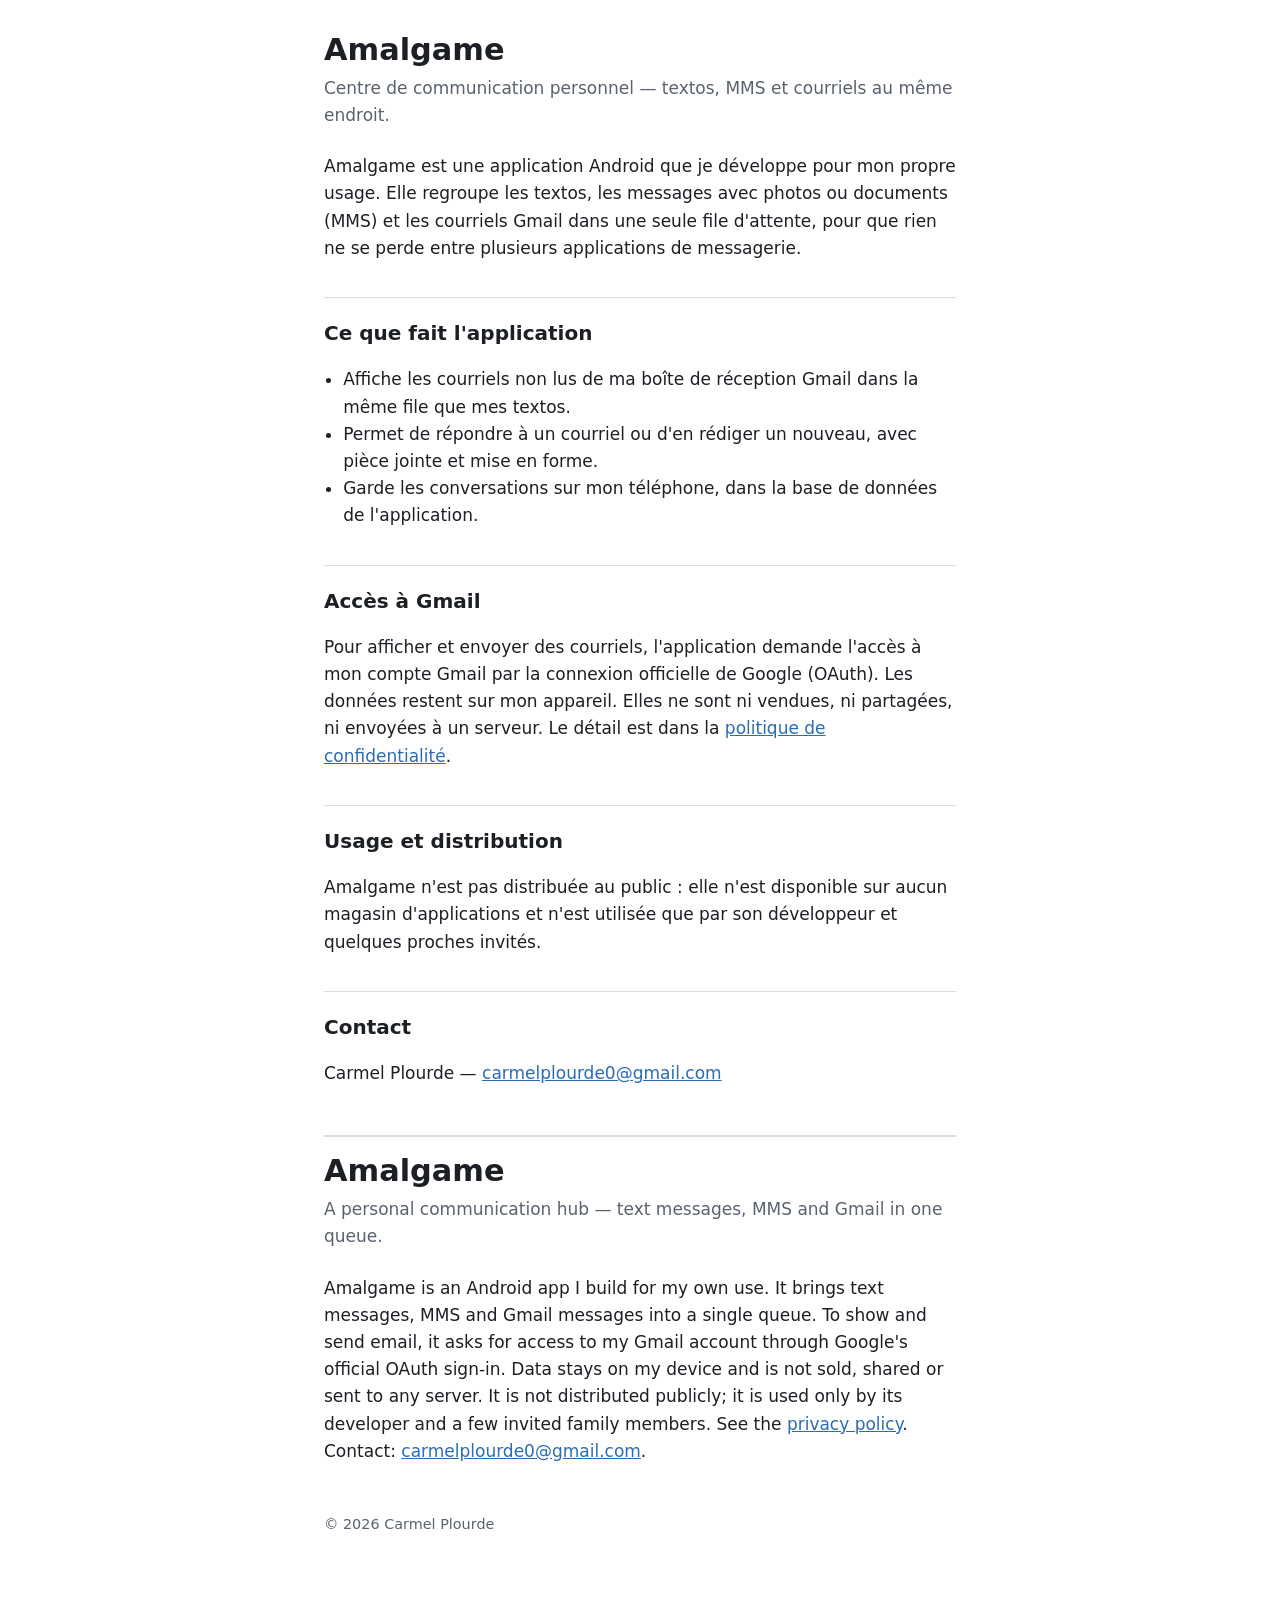
<file: index.html>
<!DOCTYPE html>
<html lang="fr">
<head>
<meta charset="UTF-8">
<meta name="viewport" content="width=device-width, initial-scale=1">
<title>Amalgame — Centre de communication</title>
<meta name="description" content="Amalgame est une application Android personnelle qui regroupe textos, MMS et courriels Gmail dans une seule file d'attente.">
<link rel="stylesheet" href="style.css">
</head>
<body>
<main>
  <h1>Amalgame</h1>
  <p class="sous-titre">Centre de communication personnel — textos, MMS et courriels au même endroit.</p>

  <p>Amalgame est une application Android que je développe pour mon propre usage. Elle regroupe les textos, les messages avec photos ou documents (MMS) et les courriels Gmail dans une seule file d'attente, pour que rien ne se perde entre plusieurs applications de messagerie.</p>

  <h2>Ce que fait l'application</h2>
  <ul>
    <li>Affiche les courriels non lus de ma boîte de réception Gmail dans la même file que mes textos.</li>
    <li>Permet de répondre à un courriel ou d'en rédiger un nouveau, avec pièce jointe et mise en forme.</li>
    <li>Garde les conversations sur mon téléphone, dans la base de données de l'application.</li>
  </ul>

  <h2>Accès à Gmail</h2>
  <p>Pour afficher et envoyer des courriels, l'application demande l'accès à mon compte Gmail par la connexion officielle de Google (OAuth). Les données restent sur mon appareil. Elles ne sont ni vendues, ni partagées, ni envoyées à un serveur. Le détail est dans la <a href="confidentialite.html">politique de confidentialité</a>.</p>

  <h2>Usage et distribution</h2>
  <p>Amalgame n'est pas distribuée au public : elle n'est disponible sur aucun magasin d'applications et n'est utilisée que par son développeur et quelques proches invités.</p>

  <h2>Contact</h2>
  <p>Carmel Plourde — <a href="mailto:carmelplourde0@gmail.com">carmelplourde0@gmail.com</a></p>

  <section class="langue" lang="en">
    <h1>Amalgame</h1>
    <p class="sous-titre">A personal communication hub — text messages, MMS and Gmail in one queue.</p>
    <p>Amalgame is an Android app I build for my own use. It brings text messages, MMS and Gmail messages into a single queue. To show and send email, it asks for access to my Gmail account through Google's official OAuth sign-in. Data stays on my device and is not sold, shared or sent to any server. It is not distributed publicly; it is used only by its developer and a few invited family members. See the <a href="confidentialite.html#en">privacy policy</a>. Contact: <a href="mailto:carmelplourde0@gmail.com">carmelplourde0@gmail.com</a>.</p>
  </section>

  <footer>© 2026 Carmel Plourde</footer>
</main>
</body>
</html>
</file>
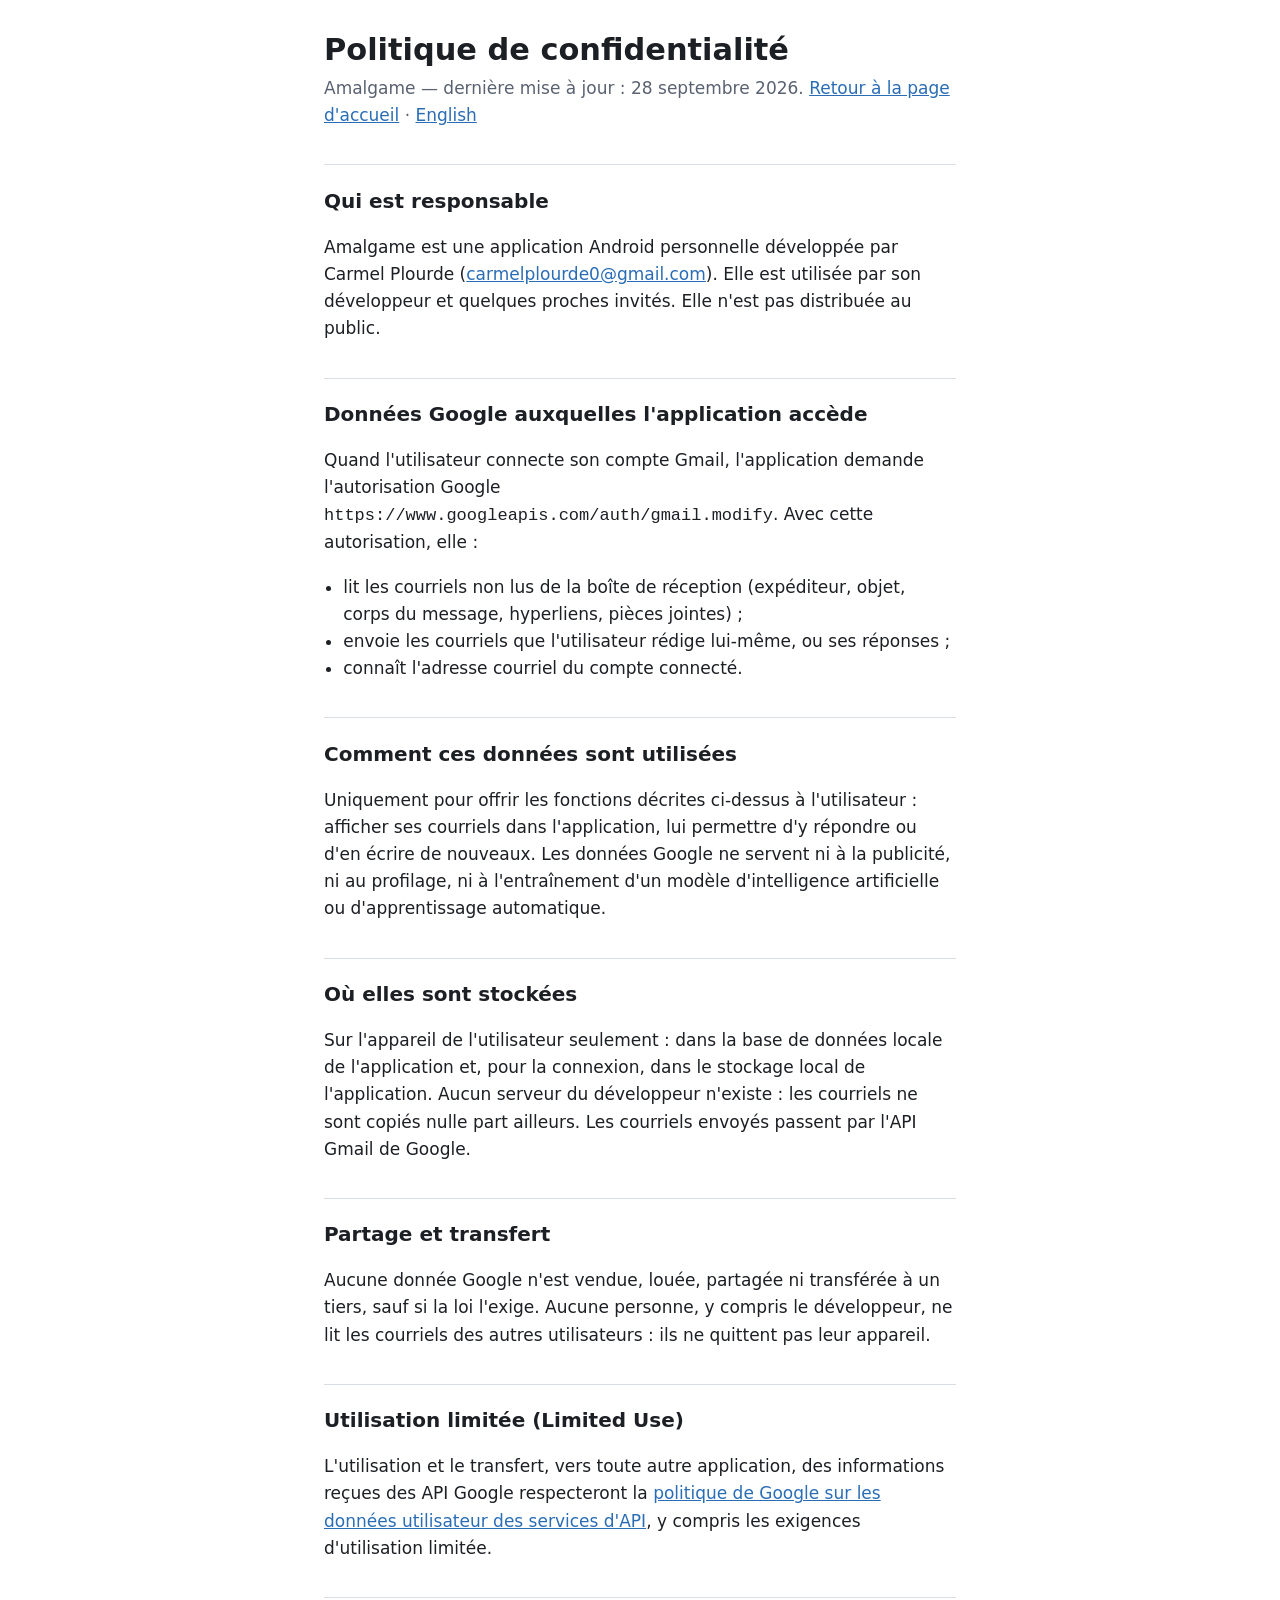
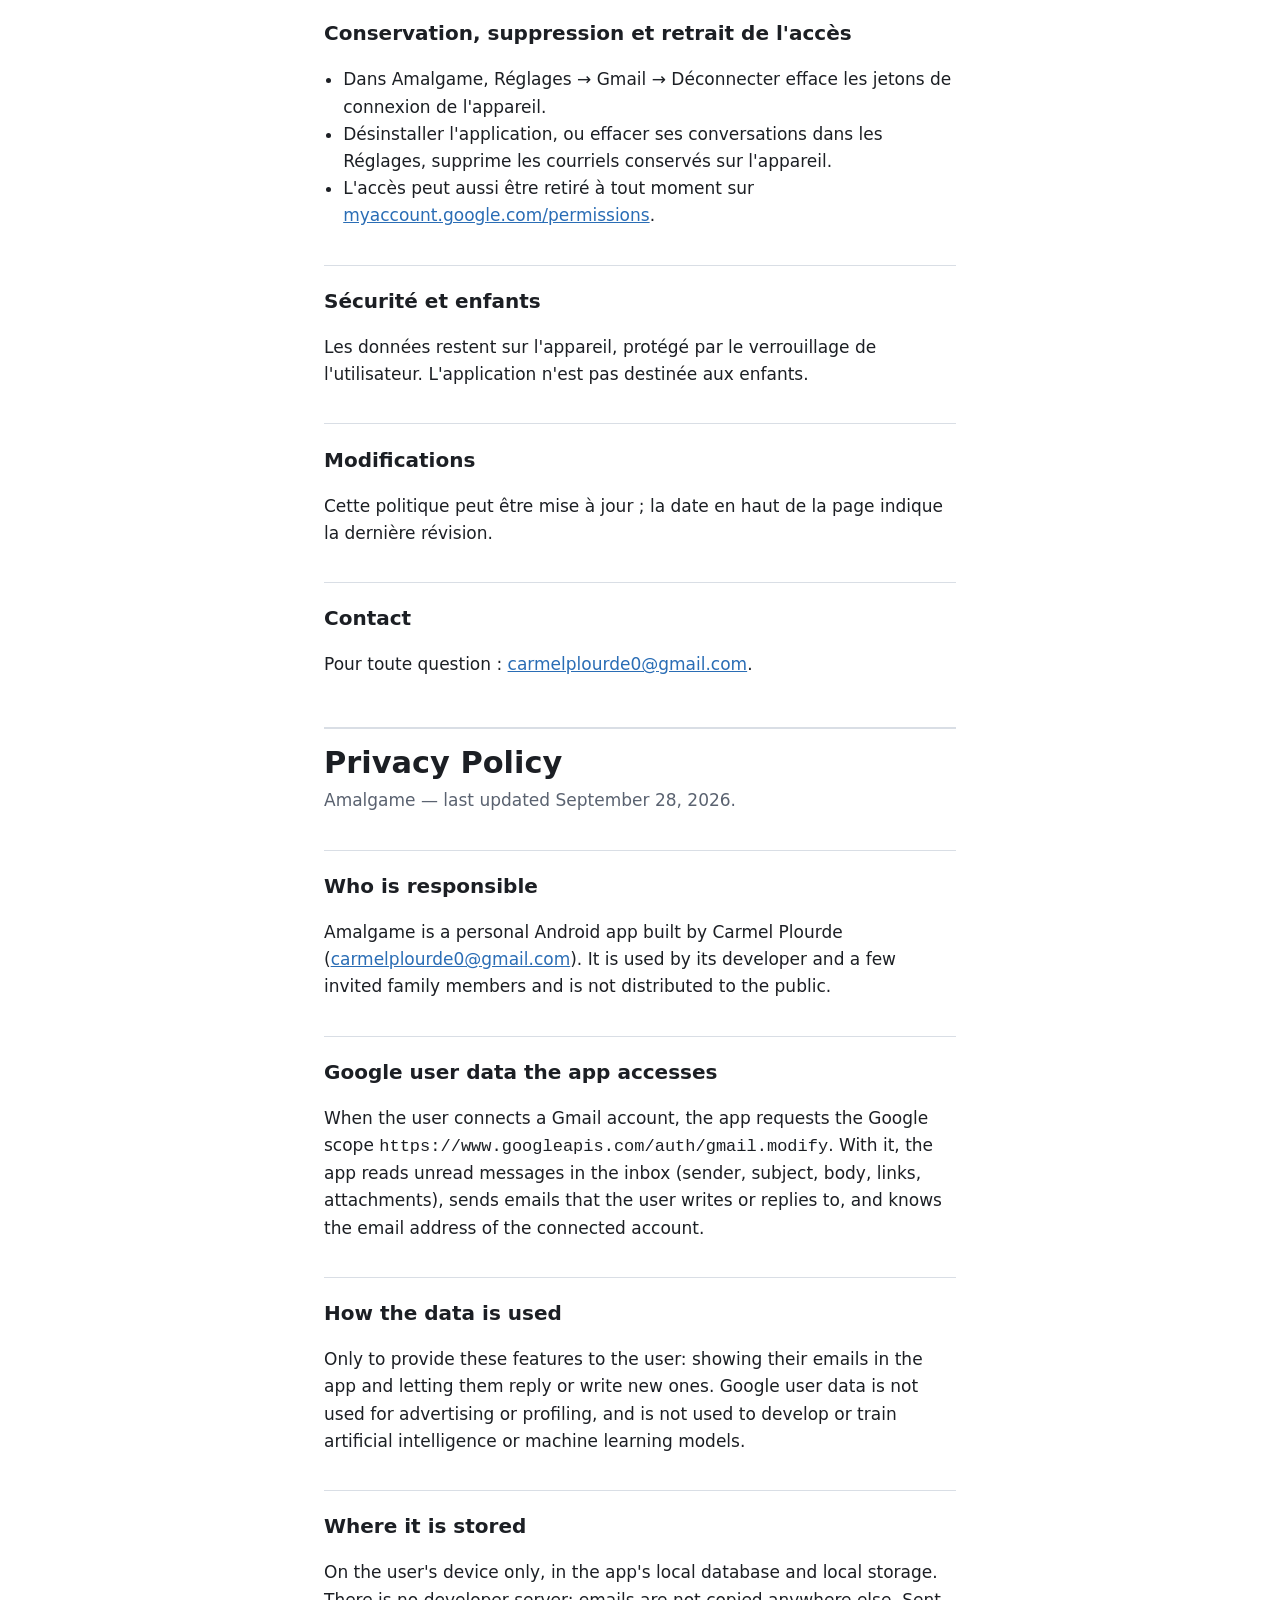
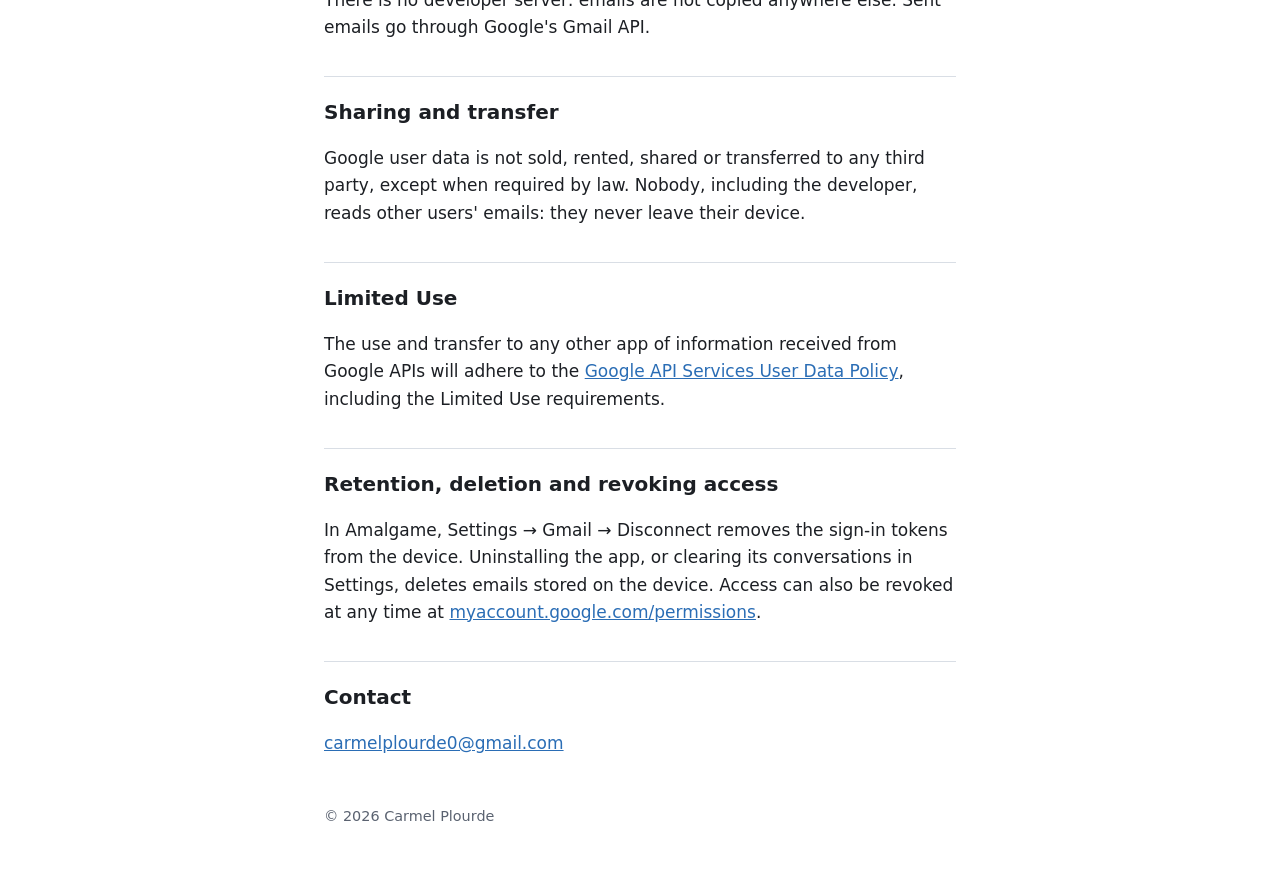
<file: confidentialite.html>
<!DOCTYPE html>
<html lang="fr">
<head>
<meta charset="UTF-8">
<meta name="viewport" content="width=device-width, initial-scale=1">
<title>Politique de confidentialité — Amalgame</title>
<meta name="description" content="Comment l'application Amalgame accède aux données Google (Gmail), les utilise et les protège.">
<link rel="stylesheet" href="style.css">
</head>
<body>
<main>
  <h1>Politique de confidentialité</h1>
  <p class="sous-titre">Amalgame — dernière mise à jour : 28 septembre 2026. <a href="index.html">Retour à la page d'accueil</a> · <a href="#en">English</a></p>

  <h2>Qui est responsable</h2>
  <p>Amalgame est une application Android personnelle développée par Carmel Plourde (<a href="mailto:carmelplourde0@gmail.com">carmelplourde0@gmail.com</a>). Elle est utilisée par son développeur et quelques proches invités. Elle n'est pas distribuée au public.</p>

  <h2>Données Google auxquelles l'application accède</h2>
  <p>Quand l'utilisateur connecte son compte Gmail, l'application demande l'autorisation Google <code>https://www.googleapis.com/auth/gmail.modify</code>. Avec cette autorisation, elle :</p>
  <ul>
    <li>lit les courriels non lus de la boîte de réception (expéditeur, objet, corps du message, hyperliens, pièces jointes) ;</li>
    <li>envoie les courriels que l'utilisateur rédige lui-même, ou ses réponses ;</li>
    <li>connaît l'adresse courriel du compte connecté.</li>
  </ul>

  <h2>Comment ces données sont utilisées</h2>
  <p>Uniquement pour offrir les fonctions décrites ci-dessus à l'utilisateur : afficher ses courriels dans l'application, lui permettre d'y répondre ou d'en écrire de nouveaux. Les données Google ne servent ni à la publicité, ni au profilage, ni à l'entraînement d'un modèle d'intelligence artificielle ou d'apprentissage automatique.</p>

  <h2>Où elles sont stockées</h2>
  <p>Sur l'appareil de l'utilisateur seulement : dans la base de données locale de l'application et, pour la connexion, dans le stockage local de l'application. Aucun serveur du développeur n'existe : les courriels ne sont copiés nulle part ailleurs. Les courriels envoyés passent par l'API Gmail de Google.</p>

  <h2>Partage et transfert</h2>
  <p>Aucune donnée Google n'est vendue, louée, partagée ni transférée à un tiers, sauf si la loi l'exige. Aucune personne, y compris le développeur, ne lit les courriels des autres utilisateurs : ils ne quittent pas leur appareil.</p>

  <h2>Utilisation limitée (Limited Use)</h2>
  <p>L'utilisation et le transfert, vers toute autre application, des informations reçues des API Google respecteront la <a href="https://developers.google.com/terms/api-services-user-data-policy">politique de Google sur les données utilisateur des services d'API</a>, y compris les exigences d'utilisation limitée.</p>

  <h2>Conservation, suppression et retrait de l'accès</h2>
  <ul>
    <li>Dans Amalgame, Réglages → Gmail → Déconnecter efface les jetons de connexion de l'appareil.</li>
    <li>Désinstaller l'application, ou effacer ses conversations dans les Réglages, supprime les courriels conservés sur l'appareil.</li>
    <li>L'accès peut aussi être retiré à tout moment sur <a href="https://myaccount.google.com/permissions">myaccount.google.com/permissions</a>.</li>
  </ul>

  <h2>Sécurité et enfants</h2>
  <p>Les données restent sur l'appareil, protégé par le verrouillage de l'utilisateur. L'application n'est pas destinée aux enfants.</p>

  <h2>Modifications</h2>
  <p>Cette politique peut être mise à jour ; la date en haut de la page indique la dernière révision.</p>

  <h2>Contact</h2>
  <p>Pour toute question : <a href="mailto:carmelplourde0@gmail.com">carmelplourde0@gmail.com</a>.</p>

  <section class="langue" id="en" lang="en">
    <h1>Privacy Policy</h1>
    <p class="sous-titre">Amalgame — last updated September 28, 2026.</p>

    <h2>Who is responsible</h2>
    <p>Amalgame is a personal Android app built by Carmel Plourde (<a href="mailto:carmelplourde0@gmail.com">carmelplourde0@gmail.com</a>). It is used by its developer and a few invited family members and is not distributed to the public.</p>

    <h2>Google user data the app accesses</h2>
    <p>When the user connects a Gmail account, the app requests the Google scope <code>https://www.googleapis.com/auth/gmail.modify</code>. With it, the app reads unread messages in the inbox (sender, subject, body, links, attachments), sends emails that the user writes or replies to, and knows the email address of the connected account.</p>

    <h2>How the data is used</h2>
    <p>Only to provide these features to the user: showing their emails in the app and letting them reply or write new ones. Google user data is not used for advertising or profiling, and is not used to develop or train artificial intelligence or machine learning models.</p>

    <h2>Where it is stored</h2>
    <p>On the user's device only, in the app's local database and local storage. There is no developer server: emails are not copied anywhere else. Sent emails go through Google's Gmail API.</p>

    <h2>Sharing and transfer</h2>
    <p>Google user data is not sold, rented, shared or transferred to any third party, except when required by law. Nobody, including the developer, reads other users' emails: they never leave their device.</p>

    <h2>Limited Use</h2>
    <p>The use and transfer to any other app of information received from Google APIs will adhere to the <a href="https://developers.google.com/terms/api-services-user-data-policy">Google API Services User Data Policy</a>, including the Limited Use requirements.</p>

    <h2>Retention, deletion and revoking access</h2>
    <p>In Amalgame, Settings → Gmail → Disconnect removes the sign-in tokens from the device. Uninstalling the app, or clearing its conversations in Settings, deletes emails stored on the device. Access can also be revoked at any time at <a href="https://myaccount.google.com/permissions">myaccount.google.com/permissions</a>.</p>

    <h2>Contact</h2>
    <p><a href="mailto:carmelplourde0@gmail.com">carmelplourde0@gmail.com</a></p>
  </section>

  <footer>© 2026 Carmel Plourde</footer>
</main>
</body>
</html>
</file>
<file: style.css>
:root { color-scheme: light dark; --texte:#1c1f24; --fond:#ffffff; --discret:#5a6270; --accent:#2a6db5; --trait:#d9dee5; }
@media (prefers-color-scheme: dark) { :root { --texte:#e8ebf0; --fond:#14171b; --discret:#9aa3b0; --accent:#6aa6ec; --trait:#2b3038; } }
* { box-sizing: border-box; }
body { margin:0; background:var(--fond); color:var(--texte); font:17px/1.6 system-ui, -apple-system, "Segoe UI", Roboto, sans-serif; }
main { max-width: 42rem; margin: 0 auto; padding: 2rem 1.25rem 4rem; }
h1 { font-size: 1.9rem; line-height:1.2; margin:0 0 .4rem; }
h2 { font-size: 1.25rem; margin: 2.2rem 0 .5rem; padding-top:1.2rem; border-top:1px solid var(--trait); }
p, li { max-width: 40rem; }
.sous-titre { color:var(--discret); margin:0 0 1.5rem; }
a { color:var(--accent); }
ul { padding-left: 1.2rem; }
.langue { margin-top: 3rem; padding-top: 1rem; border-top: 2px solid var(--trait); }
footer { margin-top:3rem; color:var(--discret); font-size:.9rem; }
</file>
